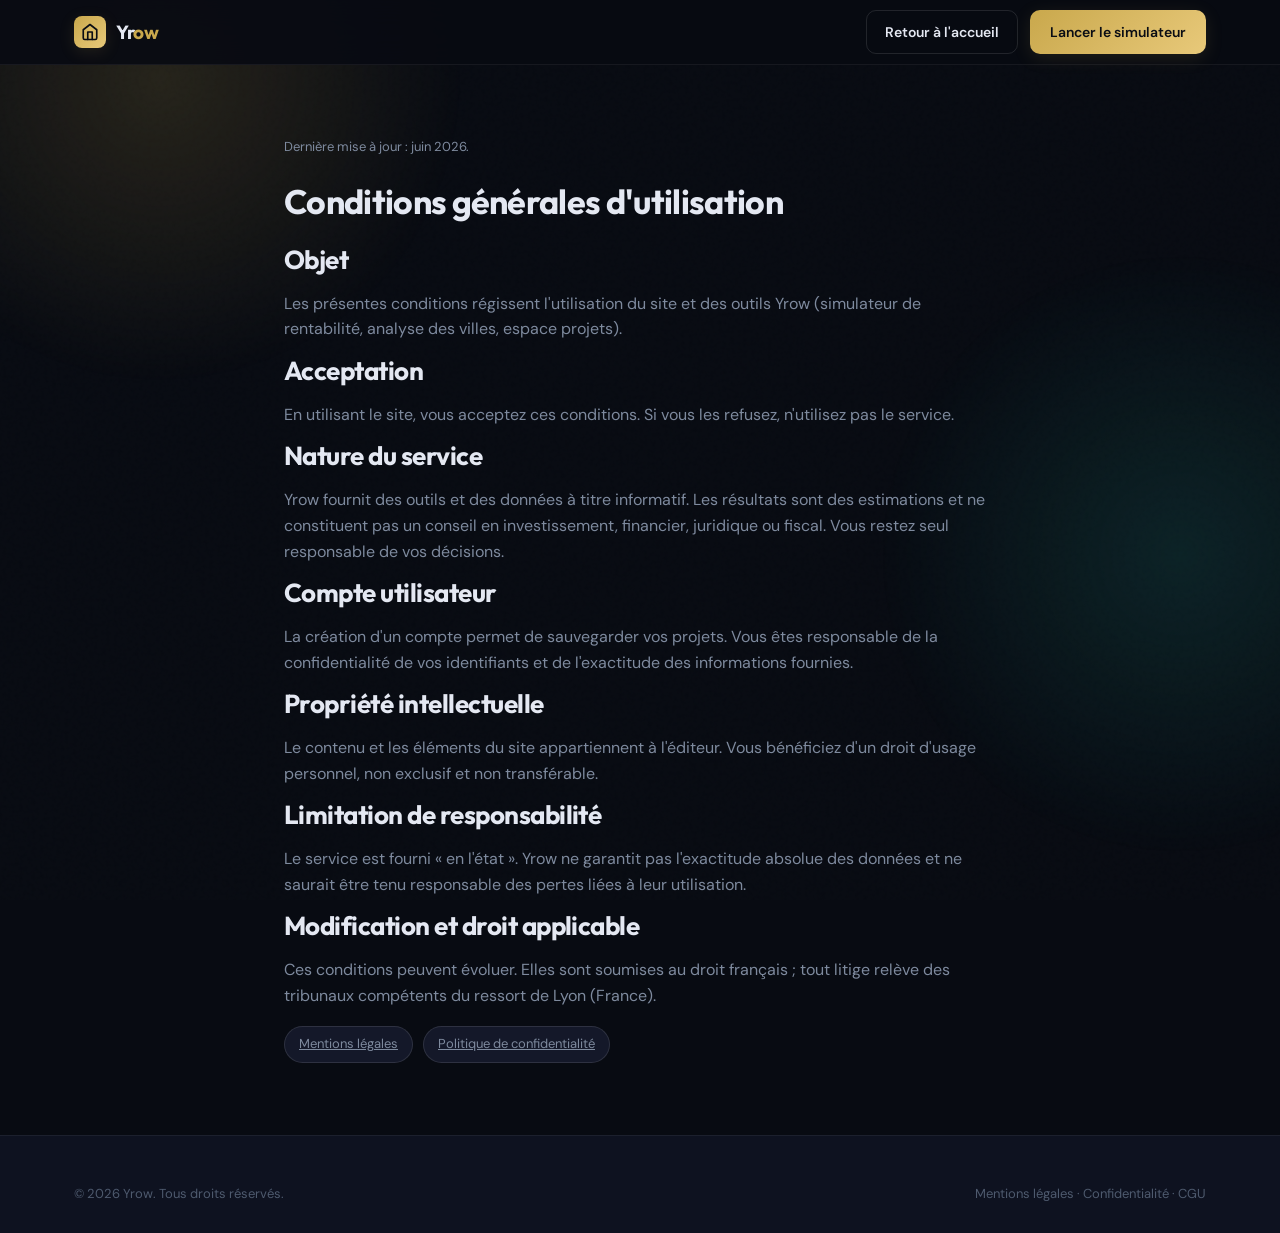
<file: parcell/cgu.html>
<!DOCTYPE html>
<html lang="fr">
<head>
<meta charset="UTF-8">
<!-- Google Tag Manager -->
<script>(function(w,d,s,l,i){w[l]=w[l]||[];w[l].push({'gtm.start':
new Date().getTime(),event:'gtm.js'});var f=d.getElementsByTagName(s)[0],
j=d.createElement(s),dl=l!='dataLayer'?'&l='+l:'';j.async=true;j.src=
'https://www.googletagmanager.com/gtm.js?id='+i+dl;f.parentNode.insertBefore(j,f);
})(window,document,'script','dataLayer','GTM-T898GCDV');</script>
<!-- End Google Tag Manager -->
<meta name="viewport" content="width=device-width, initial-scale=1.0">
<title>Conditions d'utilisation · Yrow</title>
<meta name="description" content="Conditions générales d'utilisation du site Yrow.">
<meta name="robots" content="index,follow">
<link href="https://fonts.googleapis.com/css2?family=Outfit:wght@300;400;500;600;700;800&family=DM+Sans:wght@300;400;500&display=swap" rel="stylesheet">
<link rel="stylesheet" href="css/site.css?v=3">
<link rel="icon" type="image/svg+xml" href="/favicon.svg">
<meta name="theme-color" content="#c9a84c">
</head>
<body>
<!-- Google Tag Manager (noscript) -->
<noscript><iframe src="https://www.googletagmanager.com/ns.html?id=GTM-T898GCDV"
height="0" width="0" style="display:none;visibility:hidden"></iframe></noscript>
<!-- End Google Tag Manager (noscript) -->
<div class="ambient ambient-1"></div>
<div class="ambient ambient-2"></div>
<header class="site-nav">
  <div class="site-nav-inner">
    <a class="brand" href="/accueil.html" aria-label="Yrow, accueil">
      <span class="brand-mark"><svg viewBox="0 0 24 24"><path d="M3 9l9-7 9 7v11a2 2 0 01-2 2H5a2 2 0 01-2-2z"/><polyline points="9 22 9 12 15 12 15 22"/></svg></span>
      <span class="brand-name">Yr<span>ow</span></span>
    </a>
    <div class="nav-cta">
      <a href="/accueil.html" class="btn btn-ghost">Retour à l'accueil</a>
      <a href="/index.html" class="btn btn-primary">Lancer le simulateur</a>
    </div>
  </div>
</header>
<main class="section">
  <div class="wrap prose">
    <p style="font-size:13px;color:var(--text2);margin-bottom:24px;">Dernière mise à jour : juin 2026.</p>
<h1 style="font-size:34px;margin-bottom:24px;">Conditions générales d'utilisation</h1>
<h2>Objet</h2>
<p>Les présentes conditions régissent l'utilisation du site et des outils Yrow (simulateur de rentabilité, analyse des villes, espace projets).</p>
<h2>Acceptation</h2>
<p>En utilisant le site, vous acceptez ces conditions. Si vous les refusez, n'utilisez pas le service.</p>
<h2>Nature du service</h2>
<p>Yrow fournit des outils et des données à titre informatif. Les résultats sont des estimations et ne constituent pas un conseil en investissement, financier, juridique ou fiscal. Vous restez seul responsable de vos décisions.</p>
<h2>Compte utilisateur</h2>
<p>La création d'un compte permet de sauvegarder vos projets. Vous êtes responsable de la confidentialité de vos identifiants et de l'exactitude des informations fournies.</p>
<h2>Propriété intellectuelle</h2>
<p>Le contenu et les éléments du site appartiennent à l'éditeur. Vous bénéficiez d'un droit d'usage personnel, non exclusif et non transférable.</p>
<h2>Limitation de responsabilité</h2>
<p>Le service est fourni « en l'état ». Yrow ne garantit pas l'exactitude absolue des données et ne saurait être tenu responsable des pertes liées à leur utilisation.</p>
<h2>Modification et droit applicable</h2>
<p>Ces conditions peuvent évoluer. Elles sont soumises au droit français ; tout litige relève des tribunaux compétents du ressort de Lyon (France).</p>
<div class="internal-links"><a href="/mentions-legales.html">Mentions légales</a><a href="/confidentialite.html">Politique de confidentialité</a></div>
  </div>
</main>
<footer class="site-footer">
  <div class="wrap">
    <div class="footer-bottom" style="border-top:none;padding-top:0;">
      <span>© 2026 Yrow. Tous droits réservés.</span>
      <span><a href="/mentions-legales.html">Mentions légales</a> · <a href="/confidentialite.html">Confidentialité</a> · <a href="/cgu.html">CGU</a></span>
    </div>
  </div>
</footer>
</body>
</html>
</file>
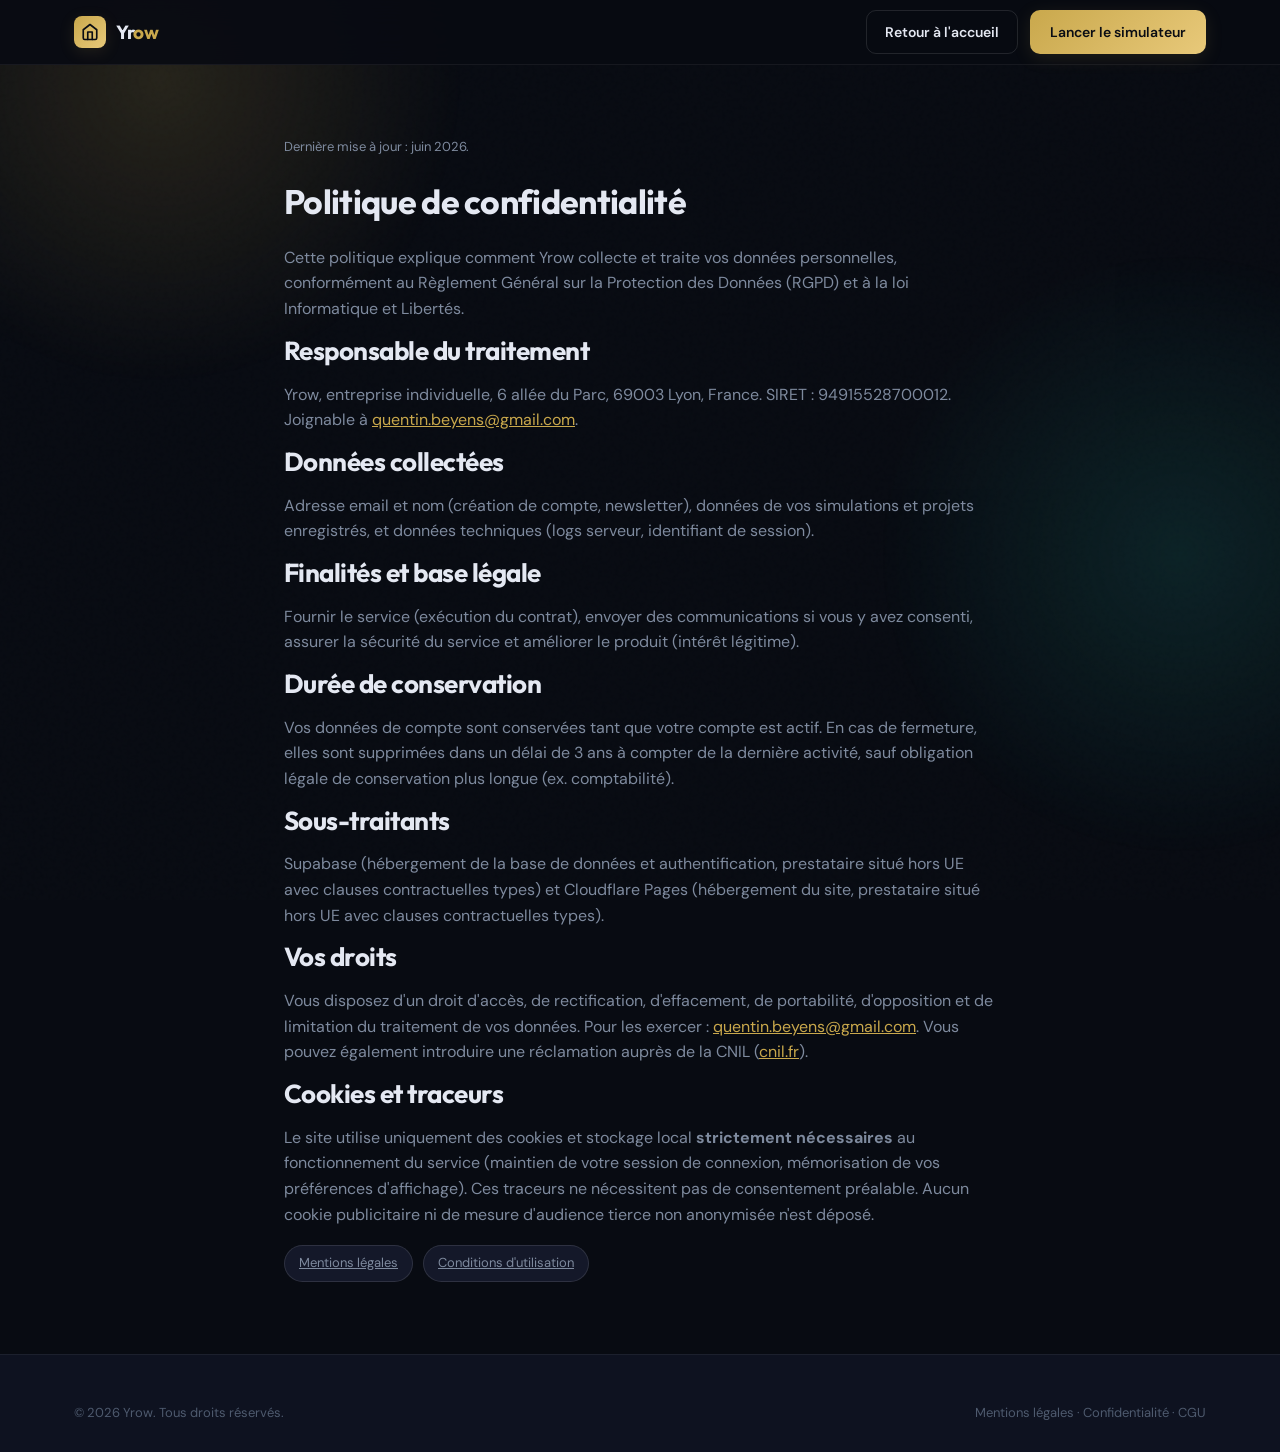
<file: parcell/confidentialite.html>
<!DOCTYPE html>
<html lang="fr">
<head>
<meta charset="UTF-8">
<!-- Google Tag Manager -->
<script>(function(w,d,s,l,i){w[l]=w[l]||[];w[l].push({'gtm.start':
new Date().getTime(),event:'gtm.js'});var f=d.getElementsByTagName(s)[0],
j=d.createElement(s),dl=l!='dataLayer'?'&l='+l:'';j.async=true;j.src=
'https://www.googletagmanager.com/gtm.js?id='+i+dl;f.parentNode.insertBefore(j,f);
})(window,document,'script','dataLayer','GTM-T898GCDV');</script>
<!-- End Google Tag Manager -->
<meta name="viewport" content="width=device-width, initial-scale=1.0">
<title>Politique de confidentialité · Yrow</title>
<meta name="description" content="Politique de confidentialité et traitement des données personnelles de Yrow.">
<meta name="robots" content="index,follow">
<link href="https://fonts.googleapis.com/css2?family=Outfit:wght@300;400;500;600;700;800&family=DM+Sans:wght@300;400;500&display=swap" rel="stylesheet">
<link rel="stylesheet" href="css/site.css?v=3">
<link rel="icon" type="image/svg+xml" href="/favicon.svg">
<meta name="theme-color" content="#c9a84c">
</head>
<body>
<!-- Google Tag Manager (noscript) -->
<noscript><iframe src="https://www.googletagmanager.com/ns.html?id=GTM-T898GCDV"
height="0" width="0" style="display:none;visibility:hidden"></iframe></noscript>
<!-- End Google Tag Manager (noscript) -->
<div class="ambient ambient-1"></div>
<div class="ambient ambient-2"></div>
<header class="site-nav">
  <div class="site-nav-inner">
    <a class="brand" href="/accueil.html" aria-label="Yrow, accueil">
      <span class="brand-mark"><svg viewBox="0 0 24 24"><path d="M3 9l9-7 9 7v11a2 2 0 01-2 2H5a2 2 0 01-2-2z"/><polyline points="9 22 9 12 15 12 15 22"/></svg></span>
      <span class="brand-name">Yr<span>ow</span></span>
    </a>
    <div class="nav-cta">
      <a href="/accueil.html" class="btn btn-ghost">Retour à l'accueil</a>
      <a href="/index.html" class="btn btn-primary">Lancer le simulateur</a>
    </div>
  </div>
</header>
<main class="section">
  <div class="wrap prose">
    <p style="font-size:13px;color:var(--text2);margin-bottom:24px;">Dernière mise à jour : juin 2026.</p>
<h1 style="font-size:34px;margin-bottom:24px;">Politique de confidentialité</h1>
<p>Cette politique explique comment Yrow collecte et traite vos données personnelles, conformément au Règlement Général sur la Protection des Données (RGPD) et à la loi Informatique et Libertés.</p>
<h2>Responsable du traitement</h2>
<p>Yrow, entreprise individuelle, 6 allée du Parc, 69003 Lyon, France. SIRET : 94915528700012. Joignable à <a href="mailto:quentin.beyens@gmail.com">quentin.beyens@gmail.com</a>.</p>
<h2>Données collectées</h2>
<p>Adresse email et nom (création de compte, newsletter), données de vos simulations et projets enregistrés, et données techniques (logs serveur, identifiant de session).</p>
<h2>Finalités et base légale</h2>
<p>Fournir le service (exécution du contrat), envoyer des communications si vous y avez consenti, assurer la sécurité du service et améliorer le produit (intérêt légitime).</p>
<h2>Durée de conservation</h2>
<p>Vos données de compte sont conservées tant que votre compte est actif. En cas de fermeture, elles sont supprimées dans un délai de 3 ans à compter de la dernière activité, sauf obligation légale de conservation plus longue (ex. comptabilité).</p>
<h2>Sous-traitants</h2>
<p>Supabase (hébergement de la base de données et authentification, prestataire situé hors UE avec clauses contractuelles types) et Cloudflare Pages (hébergement du site, prestataire situé hors UE avec clauses contractuelles types).</p>
<h2>Vos droits</h2>
<p>Vous disposez d'un droit d'accès, de rectification, d'effacement, de portabilité, d'opposition et de limitation du traitement de vos données. Pour les exercer : <a href="mailto:quentin.beyens@gmail.com">quentin.beyens@gmail.com</a>. Vous pouvez également introduire une réclamation auprès de la CNIL (<a href="https://www.cnil.fr" target="_blank" rel="noopener">cnil.fr</a>).</p>
<h2>Cookies et traceurs</h2>
<p>Le site utilise uniquement des cookies et stockage local <strong>strictement nécessaires</strong> au fonctionnement du service (maintien de votre session de connexion, mémorisation de vos préférences d'affichage). Ces traceurs ne nécessitent pas de consentement préalable. Aucun cookie publicitaire ni de mesure d'audience tierce non anonymisée n'est déposé.</p>
<div class="internal-links"><a href="/mentions-legales.html">Mentions légales</a><a href="/cgu.html">Conditions d'utilisation</a></div>
  </div>
</main>
<footer class="site-footer">
  <div class="wrap">
    <div class="footer-bottom" style="border-top:none;padding-top:0;">
      <span>© 2026 Yrow. Tous droits réservés.</span>
      <span><a href="/mentions-legales.html">Mentions légales</a> · <a href="/confidentialite.html">Confidentialité</a> · <a href="/cgu.html">CGU</a></span>
    </div>
  </div>
</footer>
</body>
</html>
</file>
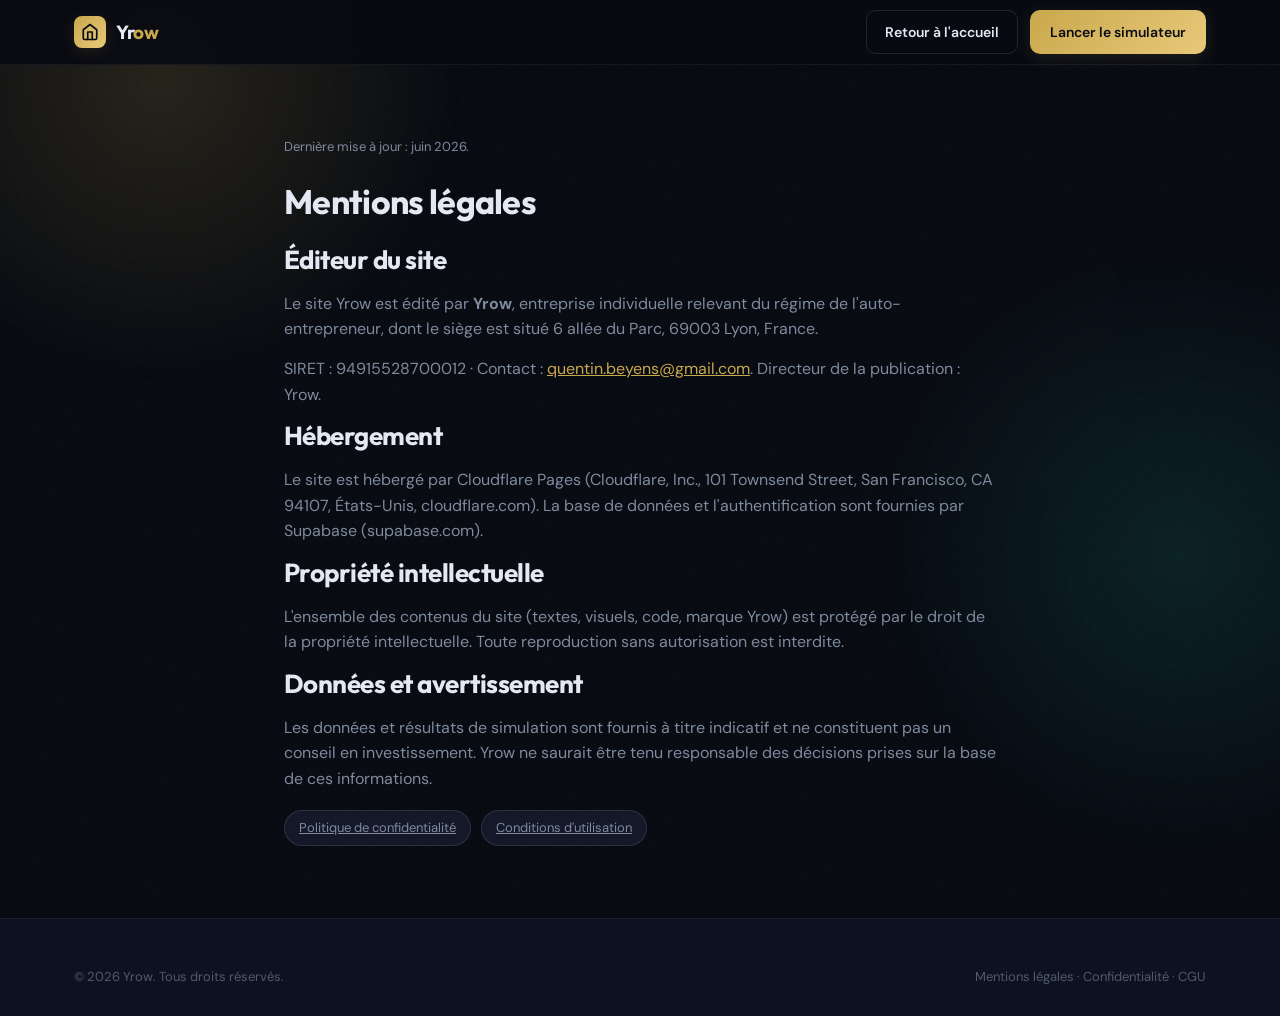
<file: parcell/mentionslegales.html>
<!DOCTYPE html>
<html lang="fr">
<head>
<meta charset="UTF-8">
<!-- Google Tag Manager -->
<script>(function(w,d,s,l,i){w[l]=w[l]||[];w[l].push({'gtm.start':
new Date().getTime(),event:'gtm.js'});var f=d.getElementsByTagName(s)[0],
j=d.createElement(s),dl=l!='dataLayer'?'&l='+l:'';j.async=true;j.src=
'https://www.googletagmanager.com/gtm.js?id='+i+dl;f.parentNode.insertBefore(j,f);
})(window,document,'script','dataLayer','GTM-T898GCDV');</script>
<!-- End Google Tag Manager -->
<meta name="viewport" content="width=device-width, initial-scale=1.0">
<title>Mentions légales · Yrow</title>
<meta name="description" content="Mentions légales du site Yrow.">
<meta name="robots" content="index,follow">
<link href="https://fonts.googleapis.com/css2?family=Outfit:wght@300;400;500;600;700;800&family=DM+Sans:wght@300;400;500&display=swap" rel="stylesheet">
<link rel="stylesheet" href="css/site.css?v=3">
<link rel="icon" type="image/svg+xml" href="/favicon.svg">
<meta name="theme-color" content="#c9a84c">
</head>
<body>
<!-- Google Tag Manager (noscript) -->
<noscript><iframe src="https://www.googletagmanager.com/ns.html?id=GTM-T898GCDV"
height="0" width="0" style="display:none;visibility:hidden"></iframe></noscript>
<!-- End Google Tag Manager (noscript) -->
<div class="ambient ambient-1"></div>
<div class="ambient ambient-2"></div>
<header class="site-nav">
  <div class="site-nav-inner">
    <a class="brand" href="/accueil.html" aria-label="Yrow, accueil">
      <span class="brand-mark"><svg viewBox="0 0 24 24"><path d="M3 9l9-7 9 7v11a2 2 0 01-2 2H5a2 2 0 01-2-2z"/><polyline points="9 22 9 12 15 12 15 22"/></svg></span>
      <span class="brand-name">Yr<span>ow</span></span>
    </a>
    <div class="nav-cta">
      <a href="/accueil.html" class="btn btn-ghost">Retour à l'accueil</a>
      <a href="/index.html" class="btn btn-primary">Lancer le simulateur</a>
    </div>
  </div>
</header>
<main class="section">
  <div class="wrap prose">
    <p style="font-size:13px;color:var(--text2);margin-bottom:24px;">Dernière mise à jour : juin 2026.</p>
<h1 style="font-size:34px;margin-bottom:24px;">Mentions légales</h1>
<h2>Éditeur du site</h2>
<p>Le site Yrow est édité par <strong>Yrow</strong>, entreprise individuelle relevant du régime de l'auto-entrepreneur, dont le siège est situé 6 allée du Parc, 69003 Lyon, France.</p>
<p>SIRET : 94915528700012 · Contact : <a href="mailto:quentin.beyens@gmail.com">quentin.beyens@gmail.com</a>. Directeur de la publication : Yrow.</p>
<h2>Hébergement</h2>
<p>Le site est hébergé par Cloudflare Pages (Cloudflare, Inc., 101 Townsend Street, San Francisco, CA 94107, États-Unis, cloudflare.com). La base de données et l'authentification sont fournies par Supabase (supabase.com).</p>
<h2>Propriété intellectuelle</h2>
<p>L'ensemble des contenus du site (textes, visuels, code, marque Yrow) est protégé par le droit de la propriété intellectuelle. Toute reproduction sans autorisation est interdite.</p>
<h2>Données et avertissement</h2>
<p>Les données et résultats de simulation sont fournis à titre indicatif et ne constituent pas un conseil en investissement. Yrow ne saurait être tenu responsable des décisions prises sur la base de ces informations.</p>
<div class="internal-links"><a href="/confidentialite.html">Politique de confidentialité</a><a href="/cgu.html">Conditions d'utilisation</a></div>
  </div>
</main>
<footer class="site-footer">
  <div class="wrap">
    <div class="footer-bottom" style="border-top:none;padding-top:0;">
      <span>© 2026 Yrow. Tous droits réservés.</span>
      <span><a href="/mentions-legales.html">Mentions légales</a> · <a href="/confidentialite.html">Confidentialité</a> · <a href="/cgu.html">CGU</a></span>
    </div>
  </div>
</footer>
</body>
</html>
</file>
<file: parcell/css/site.css>
/* ============================================================
   site.css : styles du site vitrine Yrow (landing + pages SEO)
   Réutilise les tokens de main.css (thème sombre or/teal).
   ============================================================ */

:root{
  --bg:#080b12;--bg2:#0e1220;--bg3:#141829;--card:#161c2e;--card2:#1b2338;
  --border:rgba(255,255,255,0.06);--border2:rgba(255,255,255,0.11);
  --gold:#c9a84c;--gold2:#e8c97a;--gold-glow:rgba(201,168,76,0.13);
  --teal:#2dd4bf;--teal-dim:rgba(45,212,191,0.1);
  --text:#e4e8f2;--text2:#7e8a9e;--text3:#4e5a6e;
  --green:#34d399;--red:#f87171;--radius:14px;--radius-sm:8px;
  --maxw:1180px;
}
*{margin:0;padding:0;box-sizing:border-box;}
html{scroll-behavior:smooth;overflow-x:hidden;max-width:100%;}
body{font-family:'DM Sans',sans-serif;background:var(--bg);color:var(--text);min-height:100vh;overflow-x:hidden;line-height:1.6;max-width:100%;position:relative;}
body::before{content:'';position:fixed;inset:0;background-image:url("data:image/svg+xml,%3Csvg viewBox='0 0 256 256' xmlns='http://www.w3.org/2000/svg'%3E%3Cfilter id='n'%3E%3CfeTurbulence type='fractalNoise' baseFrequency='0.85' numOctaves='4' stitchTiles='stitch'/%3E%3C/filter%3E%3Crect width='100%25' height='100%25' filter='url(%23n)' opacity='0.025'/%3E%3C/svg%3E");pointer-events:none;z-index:0;opacity:0.5;}
.ambient{position:fixed;border-radius:50%;pointer-events:none;z-index:0;will-change:transform,opacity;}
.ambient-1{width:640px;height:640px;background:radial-gradient(circle,var(--gold) 0%,rgba(201,168,76,0) 68%);top:-240px;left:-160px;opacity:0.16;}
.ambient-2{width:640px;height:640px;background:radial-gradient(circle,var(--teal) 0%,rgba(45,212,191,0) 68%);top:26%;right:-220px;opacity:0.12;}

a{color:inherit;text-decoration:none;}
.wrap{position:relative;z-index:1;max-width:var(--maxw);margin:0 auto;padding:0 24px;}
h1,h2,h3{font-family:'Outfit',sans-serif;letter-spacing:-0.02em;line-height:1.15;}

/* ── NAV ── */
.site-nav{position:sticky;top:0;z-index:200;background:rgba(8,11,18,0.9);backdrop-filter:blur(20px);border-bottom:1px solid var(--border);}
.site-nav-inner{max-width:var(--maxw);margin:0 auto;display:flex;align-items:center;justify-content:space-between;height:64px;padding:0 24px;gap:20px;}
.brand{display:flex;align-items:center;gap:10px;}
.brand-mark{width:32px;height:32px;background:linear-gradient(135deg,var(--gold),var(--gold2));border-radius:8px;display:flex;align-items:center;justify-content:center;box-shadow:0 4px 16px var(--gold-glow);}
.brand-mark svg{width:18px;height:18px;fill:none;stroke:#0a0d14;stroke-width:2.2;stroke-linecap:round;stroke-linejoin:round;}
.brand-name{font-family:'Outfit',sans-serif;font-weight:700;font-size:19px;letter-spacing:-0.02em;}
.brand-name span{color:var(--gold);}
.nav-links{display:flex;align-items:center;gap:26px;}
.nav-links a{font-size:14px;color:var(--text2);font-weight:500;transition:color 0.15s;}
.nav-links a:hover,.nav-links a.active{color:var(--text);}
.nav-cta{display:flex;align-items:center;gap:12px;}
.btn{display:inline-flex;align-items:center;justify-content:center;gap:8px;font-family:'DM Sans',sans-serif;font-weight:600;cursor:pointer;border:none;border-radius:10px;transition:all 0.2s;white-space:nowrap;}
.btn-primary{background:linear-gradient(135deg,var(--gold),var(--gold2));color:#0a0d14;padding:11px 20px;font-size:14px;box-shadow:0 4px 18px var(--gold-glow);}
.btn-primary:hover{transform:translateY(-1px);box-shadow:0 6px 24px rgba(201,168,76,0.28);}
.btn-ghost{background:transparent;border:1px solid var(--border2);color:var(--text);padding:10px 18px;font-size:14px;}
.btn-ghost:hover{border-color:var(--gold);color:var(--gold);}
.btn-lg{padding:15px 28px;font-size:15px;}
.nav-burger{display:none;background:none;border:none;color:var(--text);cursor:pointer;padding:6px;}
.nav-burger svg{width:24px;height:24px;}

/* ── HERO ── */
.hero{padding:80px 0 64px;text-align:center;}
.eyebrow{display:inline-flex;align-items:center;gap:12px;padding:0;background:none;border:none;font-size:11px;color:var(--text2);font-weight:600;text-transform:uppercase;letter-spacing:0.22em;margin-bottom:22px;}
.hero h1{font-size:clamp(34px,6vw,60px);font-weight:800;margin-bottom:20px;}
.hero h1 .grad{background:linear-gradient(110deg,var(--gold) 20%,#fff 45%,var(--gold2) 70%);background-size:220% 100%;-webkit-background-clip:text;background-clip:text;color:transparent;animation:shimmer 6s linear infinite;}
@keyframes shimmer{0%{background-position:200% 0;}100%{background-position:-60% 0;}}
.hero p.lead{font-size:clamp(16px,2.2vw,20px);color:var(--text2);max-width:660px;margin:0 auto 32px;}
.hero-actions{display:flex;gap:14px;justify-content:center;flex-wrap:wrap;margin-bottom:18px;}
.hero-trust{font-size:13px;color:var(--text3);}
.hero-trust strong{color:var(--text2);}

/* ── PREVIEW CARD (mock résultat simulateur) ── */
.sim-preview{max-width:760px;margin:48px auto 0;background:var(--card);border:1px solid var(--border2);border-radius:var(--radius);padding:24px;box-shadow:0 30px 80px rgba(0,0,0,0.45);}
.sim-preview-head{display:flex;align-items:center;justify-content:space-between;margin-bottom:18px;flex-wrap:wrap;gap:8px;}
.sim-preview-head .loc{font-family:'Outfit',sans-serif;font-weight:700;font-size:16px;}
.sim-preview-head .tag{font-size:12px;color:var(--teal);background:var(--teal-dim);padding:4px 10px;border-radius:8px;}
.kpi-row{display:grid;grid-template-columns:repeat(4,1fr);gap:12px;}
.kpi{background:var(--bg3);border-radius:var(--radius-sm);padding:14px;text-align:left;}
.kpi .k-label{font-size:11px;color:var(--text3);margin-bottom:4px;}
.kpi .k-val{font-family:'Outfit',sans-serif;font-size:22px;font-weight:700;}
.k-teal{color:var(--teal);}.k-gold{color:var(--gold);}.k-green{color:var(--green);}

/* ── SECTIONS ── */
section{position:relative;z-index:1;}
.section{padding:72px 0;}
.section-head{text-align:center;max-width:680px;margin:0 auto 48px;}
.section-head h2{font-size:clamp(26px,4vw,40px);font-weight:800;margin-bottom:14px;}
.section-head p{color:var(--text2);font-size:17px;}
.section-alt{background:var(--bg2);border-top:1px solid var(--border);border-bottom:1px solid var(--border);}

/* steps */
.steps{display:grid;grid-template-columns:repeat(3,1fr);gap:20px;}
.step{background:var(--card);border:1px solid var(--border);border-radius:var(--radius);padding:26px;}
.step-num{width:38px;height:38px;border-radius:10px;background:var(--gold-glow);border:1px solid rgba(201,168,76,0.3);color:var(--gold);font-family:'Outfit',sans-serif;font-weight:700;display:flex;align-items:center;justify-content:center;margin-bottom:16px;}
.step h3{font-size:18px;margin-bottom:8px;}
.step p{color:var(--text2);font-size:14px;}

/* features */
.features{display:grid;grid-template-columns:repeat(3,1fr);gap:20px;}
.feature{background:var(--card);border:1px solid var(--border);border-radius:var(--radius);padding:24px;transition:all 0.2s;}
.feature:hover{border-color:rgba(201,168,76,0.3);transform:translateY(-2px);}
.feature .ico{font-size:26px;margin-bottom:12px;}
.feature h3{font-size:17px;margin-bottom:8px;}
.feature p{color:var(--text2);font-size:14px;}

/* split (analyse) */
.split{display:grid;grid-template-columns:1fr 1fr;gap:48px;align-items:center;}
.split h2{font-size:clamp(24px,3.5vw,34px);font-weight:800;margin-bottom:16px;}
.split p{color:var(--text2);font-size:16px;margin-bottom:16px;}
.split ul{list-style:none;display:flex;flex-direction:column;gap:10px;}
.split li{display:flex;gap:10px;align-items:flex-start;font-size:15px;color:var(--text);}
.split li::before{content:'✓';color:var(--teal);font-weight:700;flex-shrink:0;}
.split-visual{background:var(--card);border:1px solid var(--border2);border-radius:var(--radius);padding:20px;}
.bar-row{display:flex;align-items:center;gap:10px;margin-bottom:12px;}
.bar-row .city{width:110px;font-size:13px;color:var(--text);}
.bar-track{flex:1;height:8px;background:var(--bg3);border-radius:5px;overflow:hidden;}
.bar-fill{height:100%;background:linear-gradient(90deg,var(--teal),var(--gold));border-radius:5px;}
.bar-row .pct{width:42px;text-align:right;font-size:13px;font-weight:600;color:var(--teal);}

/* SEO prose */
.prose{max-width:760px;margin:0 auto;}
.prose h2{font-size:26px;margin:0 0 16px;}
.prose h3{font-size:19px;margin:28px 0 10px;}
.prose p{color:var(--text2);margin-bottom:14px;}
.prose a{color:var(--gold);text-decoration:underline;}
.internal-links{display:flex;flex-wrap:wrap;gap:10px;margin-top:18px;}
.internal-links a{font-size:13px;padding:7px 14px;background:var(--bg3);border:1px solid var(--border2);border-radius:20px;color:var(--text2);transition:all 0.2s;}
.internal-links a:hover{border-color:var(--gold);color:var(--gold);}

/* FAQ */
.faq{max-width:760px;margin:0 auto;}
.faq-item{border:1px solid var(--border);border-radius:var(--radius);padding:20px 22px;margin-bottom:12px;background:var(--card);}
.faq-item h3{font-size:16px;margin-bottom:8px;}
.faq-item p{color:var(--text2);font-size:14px;}

/* final CTA */
.cta-band{text-align:center;background:linear-gradient(135deg,rgba(201,168,76,0.08),rgba(45,212,191,0.06));border:1px solid var(--border2);border-radius:24px;padding:56px 28px;max-width:var(--maxw);margin:72px auto;}
.cta-band h2{font-size:clamp(26px,4vw,38px);font-weight:800;margin-bottom:14px;}
.cta-band p{color:var(--text2);font-size:17px;margin-bottom:26px;}

/* ── FOOTER ── */
.site-footer{border-top:1px solid var(--border);background:var(--bg2);padding:48px 0 28px;position:relative;z-index:1;}
.footer-grid{display:grid;grid-template-columns:2fr 1fr 1fr 1fr;gap:32px;margin-bottom:32px;}
.footer-brand p{color:var(--text3);font-size:13px;margin-top:12px;max-width:260px;}
.footer-col h4{font-family:'Outfit',sans-serif;font-size:13px;text-transform:uppercase;letter-spacing:0.06em;color:var(--text2);margin-bottom:14px;}
.footer-col a{display:block;font-size:14px;color:var(--text3);margin-bottom:9px;transition:color 0.15s;}
.footer-col a:hover{color:var(--text);}
.footer-bottom{border-top:1px solid var(--border);padding-top:20px;display:flex;justify-content:space-between;flex-wrap:wrap;gap:12px;font-size:13px;color:var(--text3);}

/* ── ICÔNES (remplacent les emojis) ── */
.f-ico{width:52px;height:52px;border-radius:14px;display:flex;align-items:center;justify-content:center;margin-bottom:18px;position:relative;
  background:linear-gradient(145deg,rgba(201,168,76,0.20),rgba(201,168,76,0.05));
  border:1px solid rgba(201,168,76,0.28);box-shadow:inset 0 1px 0 rgba(255,255,255,0.07),0 6px 18px rgba(0,0,0,0.25);
  transition:transform .3s cubic-bezier(.16,.8,.3,1),box-shadow .3s ease;}
.f-ico svg{width:24px;height:24px;stroke:var(--gold);fill:none;stroke-width:1.7;stroke-linecap:round;stroke-linejoin:round;transition:transform .3s ease;}
.f-ico.teal{background:linear-gradient(145deg,rgba(45,212,191,0.20),rgba(45,212,191,0.05));border-color:rgba(45,212,191,0.28);}
.f-ico.teal svg{stroke:var(--teal);}
.feature:hover .f-ico{transform:translateY(-3px) rotate(-4deg) scale(1.06);box-shadow:inset 0 1px 0 rgba(255,255,255,0.1),0 12px 26px rgba(0,0,0,0.35);}
.feature:hover .f-ico svg{transform:scale(1.08);}
.eyebrow .dot{width:28px;height:2px;border-radius:2px;background:linear-gradient(90deg,var(--gold),var(--teal));box-shadow:none;animation:none;}
.btn svg{width:16px;height:16px;fill:none;stroke:currentColor;stroke-width:2;stroke-linecap:round;stroke-linejoin:round;transition:transform .25s ease;}
.btn-primary svg{fill:currentColor;stroke:none;}
.btn-primary{position:relative;overflow:hidden;}
.btn-primary::after{content:'';position:absolute;top:0;left:-120%;width:60%;height:100%;background:linear-gradient(100deg,transparent,rgba(255,255,255,0.55),transparent);transform:skewX(-18deg);transition:left .6s ease;}
.btn-primary:hover::after{left:140%;}
.btn-primary:hover svg{transform:translateX(2px) scale(1.05);}
.btn-ghost:hover svg{transform:translateX(3px);}

/* ── ANIMATIONS ── */
@media (prefers-reduced-motion: no-preference){
  .reveal{opacity:0;transform:translateY(26px);transition:opacity .7s cubic-bezier(.16,.8,.3,1),transform .7s cubic-bezier(.16,.8,.3,1);}
  .reveal.in{opacity:1;transform:none;}
  .reveal.d1{transition-delay:.08s;} .reveal.d2{transition-delay:.16s;} .reveal.d3{transition-delay:.24s;}
  .reveal.d4{transition-delay:.32s;} .reveal.d5{transition-delay:.40s;}
  .ambient-1{animation:breathe1 14s ease-in-out infinite;}
  .ambient-2{animation:breathe2 16s ease-in-out infinite;}
  .sim-preview{animation:floaty 7s ease-in-out infinite;}
  .kpi .k-val{opacity:0;transform:translateY(8px);transition:opacity .5s ease,transform .5s ease;}
  .sim-preview.in .k-val{opacity:1;transform:none;}
  .kpi{transition:transform .25s ease,border-color .25s ease;}
  .kpi:hover{transform:translateY(-3px);}
  .step-num{transition:transform .3s ease;}
  .step:hover .step-num{transform:scale(1.12) rotate(-6deg);}
}
@keyframes breathe1{0%,100%{opacity:.12;}50%{opacity:.20;}}
@keyframes breathe2{0%,100%{opacity:.09;}50%{opacity:.16;}}
@keyframes floaty{0%,100%{transform:translateY(0);}50%{transform:translateY(-8px);}}
.bar-fill{transition:width 1.2s cubic-bezier(.16,.8,.3,1);}
.feature,.step{transition:transform .25s ease,border-color .25s ease,box-shadow .25s ease;}
.feature:hover,.step:hover{transform:translateY(-4px);box-shadow:0 16px 40px rgba(0,0,0,0.35);}

/* titre de section avec accent animé */
.section-head h2{position:relative;display:inline-block;}
.section-head h2::after{content:'';position:absolute;left:50%;bottom:-12px;width:0;height:3px;border-radius:3px;background:linear-gradient(90deg,var(--gold),var(--teal));transform:translateX(-50%);transition:width .8s cubic-bezier(.16,.8,.3,1) .2s;}
.section-head.in h2::after{width:64px;}

/* bandeau défilant de villes (décoratif) */
.city-marquee{overflow:hidden;border-top:1px solid var(--border);border-bottom:1px solid var(--border);background:var(--bg2);padding:16px 0;position:relative;z-index:1;-webkit-mask-image:linear-gradient(90deg,transparent,#000 12%,#000 88%,transparent);mask-image:linear-gradient(90deg,transparent,#000 12%,#000 88%,transparent);}
.marquee-track{display:flex;gap:40px;white-space:nowrap;width:max-content;animation:marquee 38s linear infinite;}
.city-marquee:hover .marquee-track{animation-play-state:paused;}
.marquee-track span{font-family:'Outfit',sans-serif;font-size:15px;color:var(--text3);display:inline-flex;align-items:center;gap:40px;}
.marquee-track span::after{content:'•';color:var(--gold);opacity:.6;}
@keyframes marquee{0%{transform:translateX(0);}100%{transform:translateX(-50%);}}

/* ── SCROLL : progression, parallaxe, décor ── */
.scroll-progress{position:fixed;top:0;left:0;height:3px;width:0;z-index:500;background:linear-gradient(90deg,var(--gold),var(--teal));box-shadow:0 0 10px rgba(45,212,191,0.4);transition:width .08s linear;}
.parallax{will-change:transform;}
.deco{position:absolute;z-index:0;pointer-events:none;}
.deco-orb{border-radius:50%;opacity:.5;}
.deco-orb.gold{background:radial-gradient(circle,var(--gold) 0%,rgba(201,168,76,0) 70%);}
.deco-orb.teal{background:radial-gradient(circle,var(--teal) 0%,rgba(45,212,191,0) 70%);}
.deco-ring{border:1px solid var(--border2);border-radius:24px;}
.deco-dotgrid{width:140px;height:140px;background-image:radial-gradient(var(--text3) 1.2px,transparent 1.2px);background-size:16px 16px;opacity:.18;}
section,.cta-band{position:relative;}
section .wrap{position:relative;z-index:2;}

/* chips flottantes autour du hero */
.float-chip{position:absolute;z-index:3;display:inline-flex;align-items:center;gap:7px;padding:9px 14px;background:var(--card2);border:1px solid var(--border2);border-radius:12px;font-size:13px;font-weight:600;box-shadow:0 14px 34px rgba(0,0,0,0.4);}
.float-chip .d{width:8px;height:8px;border-radius:50%;}
.float-chip .d.teal{background:var(--teal);}.float-chip .d.gold{background:var(--gold);}.float-chip .d.green{background:var(--green);}

/* apparitions directionnelles */
@media (prefers-reduced-motion: no-preference){
  .reveal-l{opacity:0;transform:translateX(-46px);transition:opacity .8s cubic-bezier(.16,.8,.3,1),transform .8s cubic-bezier(.16,.8,.3,1);}
  .reveal-r{opacity:0;transform:translateX(46px);transition:opacity .8s cubic-bezier(.16,.8,.3,1),transform .8s cubic-bezier(.16,.8,.3,1);}
  .reveal-scale{opacity:0;transform:scale(.9);transition:opacity .8s cubic-bezier(.16,.8,.3,1),transform .8s cubic-bezier(.16,.8,.3,1);}
  .reveal-l.in,.reveal-r.in,.reveal-scale.in{opacity:1;transform:none;}
}

/* mini-simulateur (hero) */
.mini-form{display:grid;grid-template-columns:1fr 1fr;gap:12px;margin-bottom:16px;text-align:left;}
.mini-form label{font-size:12px;color:var(--text2);font-weight:500;display:flex;flex-direction:column;gap:6px;}
.mini-form input{background:var(--bg2);border:1px solid var(--border2);border-radius:10px;color:var(--text);padding:11px 13px;font-family:'Outfit',sans-serif;font-size:16px;font-weight:600;outline:none;transition:border-color .2s;width:100%;}
.mini-form input:focus{border-color:var(--gold);}
.sim-preview .kpi-row.mini{grid-template-columns:repeat(3,1fr);}
.sim-cta{width:100%;justify-content:center;margin-top:16px;}

/* bloc sources / confiance */
.sources{display:grid;grid-template-columns:repeat(4,1fr);gap:16px;}
.source-card{background:var(--card);border:1px solid var(--border);border-radius:var(--radius);padding:22px;text-align:center;}
.source-card .src-ico{width:46px;height:46px;border-radius:12px;margin:0 auto 14px;display:flex;align-items:center;justify-content:center;background:var(--teal-dim);border:1px solid rgba(45,212,191,0.22);}
.source-card .src-ico svg{width:22px;height:22px;stroke:var(--teal);fill:none;stroke-width:1.7;stroke-linecap:round;stroke-linejoin:round;}
.source-card h3{font-size:15px;margin-bottom:6px;}
.source-card p{font-size:13px;color:var(--text2);}

/* newsletter */
.news{max-width:620px;margin:0 auto;text-align:center;}
.news-form{display:flex;gap:10px;margin-top:22px;}
.news-form input{flex:1;background:var(--bg2);border:1px solid var(--border2);border-radius:10px;color:var(--text);padding:13px 16px;font-family:'DM Sans',sans-serif;font-size:15px;outline:none;transition:border-color .2s;}
.news-form input:focus{border-color:var(--gold);}
.news-note{font-size:12px;color:var(--text3);margin-top:12px;}
.news-ok{color:var(--green);font-weight:600;margin-top:18px;}

@media(max-width:560px){.news-form{flex-direction:column;}.sources{grid-template-columns:1fr 1fr;}}

/* ── RESPONSIVE ── */
@media(max-width:860px){
  .nav-links{display:none;position:absolute;top:64px;left:0;right:0;flex-direction:column;background:var(--bg2);border-bottom:1px solid var(--border);padding:16px 24px;gap:14px;align-items:flex-start;}
  .nav-links.open{display:flex;}
  .nav-burger{display:block;}
  .steps,.features{grid-template-columns:1fr;}
  .split{grid-template-columns:1fr;gap:28px;}
  .kpi-row{grid-template-columns:1fr 1fr;}
  .footer-grid{grid-template-columns:1fr 1fr;}
  .float-chip{display:none;}
  .deco-dotgrid,.deco-ring{display:none;}
}
@media(max-width:520px){
  .kpi-row{grid-template-columns:1fr 1fr;}
  .footer-grid{grid-template-columns:1fr;}
  .hero{padding:56px 0 40px;}
  .site-nav-inner{padding:0 14px;gap:8px;height:56px;}
  .site-nav{border-bottom:1px solid var(--border);}
  .wrap{padding:0 14px;}
  .nav-cta{gap:8px;}
  .nav-cta .btn-ghost{display:none;}
  .nav-cta .btn-primary{padding:8px 12px;font-size:12px;letter-spacing:0;}
  .nav-cta .btn-primary svg{display:none;}
  .brand-name{font-size:17px;}
  .brand-mark{width:28px;height:28px;}
  /* Tables scrollables horizontalement (au lieu de casser la page) */
  main table{display:block;overflow-x:auto;max-width:100%;}
  /* Force les images et embeds à ne pas dépasser */
  img,video,iframe,svg{max-width:100%;height:auto;}
  /* Prose : casse les mots trop longs plutôt que de déborder */
  main{word-wrap:break-word;overflow-wrap:break-word;}
}
/* Garde-fou universel : rien ne peut être plus large que la viewport */
main,header,footer,section,article{max-width:100vw;}
</file>
